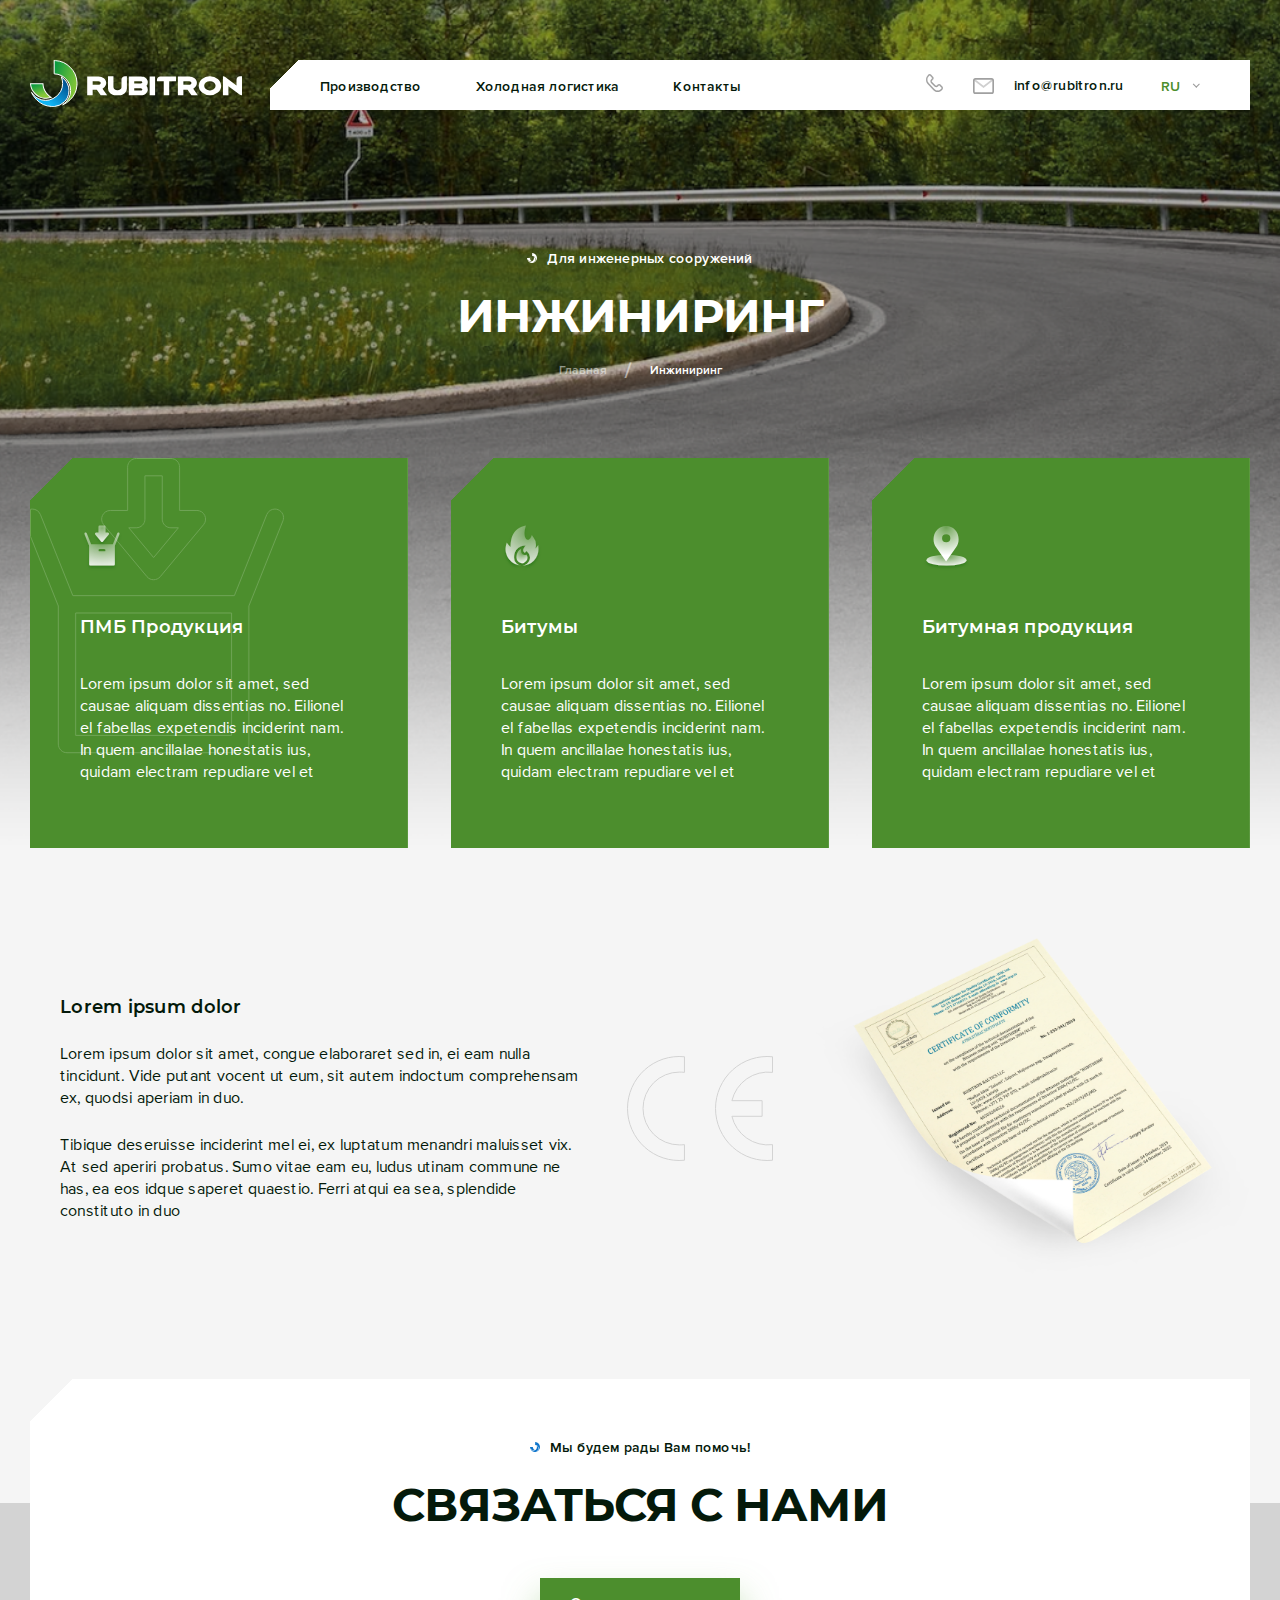
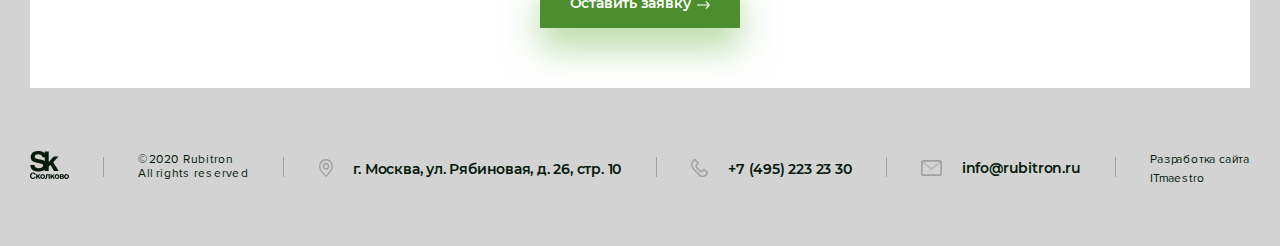
<file: engineering.html>
<!DOCTYPE html>
<html lang="en">
<head>
	<meta charset="utf-8">
	<title>rubitron</title>
	<meta name="description" content="">
	<meta http-equiv="X-UA-Compatible" content="IE=edge">
	<meta name="viewport" content="width=device-width, initial-scale=1, maximum-scale=1">
	<!-- <link rel="shortcut icon" href="img/fav.png" type="image/x-icon"> -->
	<link rel="stylesheet" href="css/style.css">
</head>
<body>
	<header>
		<div class="container">
			<div class="burger-btn hidden">
			  <span></span>
			  <span></span>
			  <span></span>
			  <span></span>
			</div>
			<a href="#" class="logo">
				<img src="img/logo.svg" alt="Rubitron">
			</a>
			<div class="header-nav">
				<div class="logo-mobile">
					<img src="img/logo-black.svg" alt="">
				</div>
				<nav class="main-menu">
					<ul>
						<li class="mobile active"><a href="#">Главная</a></li>
						<li><a href="#">Производство</a></li>
						<li><a href="#">Холодная логистика</a></li>
						<li><a href="#">Контакты</a></li>
					</ul>
				</nav>
				<div class="tel contact-us-btn"></div>
				<a href="mailto:info@rubitron.ru" class="email">info@rubitron.ru</a>
				<select class="multilang">
					<option selected class="ru">RU</option>
					<option class="en">EN</option>
					<option class="pl">PL</option>
					<option class="de">DE</option>
				</select>
				<div class="contacts-mobile">
					<a href="https://goo.gl/maps/uEr8hrQMX4TEFN2e7" class="location-mobile">г. Москва, ул. Рябиновая, д. 26, стр. 10 </a>
					<a href="tel:+74952232330" class="tel-mobile">+7 (495) 223 23 30</a>
					<a href="mailto:info@rubitron.ru" class="email-mobile">info@rubitron.ru</a>
				</div>
			</div>
			<div class="phone-mobile contact-us-btn"></div>
		</div>
	</header>
	<main>
		<section id="engineering" class="main-section">
			<div class="container">
				<div class="top-text">
					<div class="comment">Для инженерных сооружений</div>
					<h2 class="main-title">инжиниринг</h2>
					<ul class="breadcrumbs">
						<li>
							<a href="#">Главная</a>
						</li>
						<li>
							<a href="#">Инжиниринг</a>
						</li>
					</ul>
				</div>
				<div class="engineering-list">
					<div class="engineering-list__item">
						<h4>ПМБ Продукция</h4>
						<p>
							Lorem ipsum dolor sit amet, sed 
							causae aliquam dissentias no. Eilionel el 
							fabellas expetendis inciderint nam. In 
							quem ancillalae honestatis ius, quidam 
							electram repudiare vel et
						</p>
					</div>
					<div class="engineering-list__item">
						<h4>Битумы</h4>
						<p>
							Lorem ipsum dolor sit amet, sed 
							causae aliquam dissentias no. Eilionel el 
							fabellas expetendis inciderint nam. In 
							quem ancillalae honestatis ius, quidam 
							electram repudiare vel et
						</p>
					</div>
					<div class="engineering-list__item">
						<h4>Битумная продукция</h4>
						<p>
							Lorem ipsum dolor sit amet, sed 
							causae aliquam dissentias no. Eilionel el 
							fabellas expetendis inciderint nam. In 
							quem ancillalae honestatis ius, quidam 
							electram repudiare vel et
						</p>
					</div>
				</div>
			</div>
		</section>
		<section id="certification">
			<div class="container">
				<div class="content">
					<h4>Lorem ipsum dolor</h4>
					<p>
						Lorem ipsum dolor sit amet, congue elaboraret sed in, ei eam nulla 
						tincidunt. Vide putant vocent ut eum, sit autem indoctum comprehensam 
						ex, quodsi aperiam in duo.		
					</p>
					<p>
						Tibique deseruisse inciderint mel ei, ex luptatum menandri maluisset vix.
						At sed aperiri probatus. Sumo vitae eam eu, ludus utinam commune ne
						has, ea eos idque saperet quaestio. Ferri atqui ea sea, splendide
						constituto in duo
					</p>
				</div>
				<img class="ce" src="img/icons/ce.svg" alt="">
				<a href="img/certificate-thumb.jpg" class="certificate-thumb">
					<img src="img/certificate.png" alt="">
				</a>
			</div>
		</section>
		<section id="get-in-touch">
			<div class="container">
				<div class="top-text black">
					<div class="comment">Мы будем рады Вам помочь!</div>
					<h2 class="main-title">Связаться с нами</h2>
					<h2 class="main-title mobile">Написать нам</h2>
					<div class="btn-green contact-us-btn">Оставить заявку</div>
				</div>
			</div>
		</section>
		<div class="contact-us-modal">
			<div class="close">&times;</div>
			<form>
				<h4>Связаться с нами</h4>
				<label>
					<input class="form-input" type="text">
					<span class="form-placeholder">Ваше Имя*</span>
				</label>
				<label>
					<input class="form-input" type="email" required>
					<span class="form-placeholder">Ваш e-mail*</span>
				</label>
				<label>
					<input class="form-input" type="tel" required>
					<span class="form-placeholder">Ваш телефон</span>
				</label>
				<button type="submit" class="btn-green">Оставить заявку</button>
			</form>
		</div>
		<div class="overlay"></div>
	</main>
	<footer>
		<div class="container">
			<div class="footer-col skolkovo">
				<img src="img/icons/skolkovo.svg" alt="">
			</div>
			<hr>
			<div class="footer-col copyright">
				<p>©2020 Rubitron</p>
				<p>All rights reserved</p>
			</div>
			<hr>
			<div class="footer-col">
				<a href="https://goo.gl/maps/uEr8hrQMX4TEFN2e7" class="location">г. Москва, ул. Рябиновая, д. 26, стр. 10 </a>
			</div>
			<hr>
			<div class="footer-col">
				<a href="tel:+74952232330" class="tel">+7 (495) 223 23 30</a>
			</div>
			<hr>
			<div class="footer-col">
				<a href="mailto:info@rubitron.ru" class="email">info@rubitron.ru</a>
			</div>
			<hr>
			<div class="footer-col developer">
				<a href="https://itmaestro.ru/">Разработка сайта <br>ITmaestro</a>
			</div>
		</div>
	</footer>
	<script src="js/jquery.min.js"></script>
	<script src="js/slick.min.js"></script>
	<script src="js/jquery.nice-select.min.js"></script>
	<script src="js/jquery.magnific-popup.min.js"></script>
	<script src="js/scripts.js"></script>
</body>
</html>
</file>
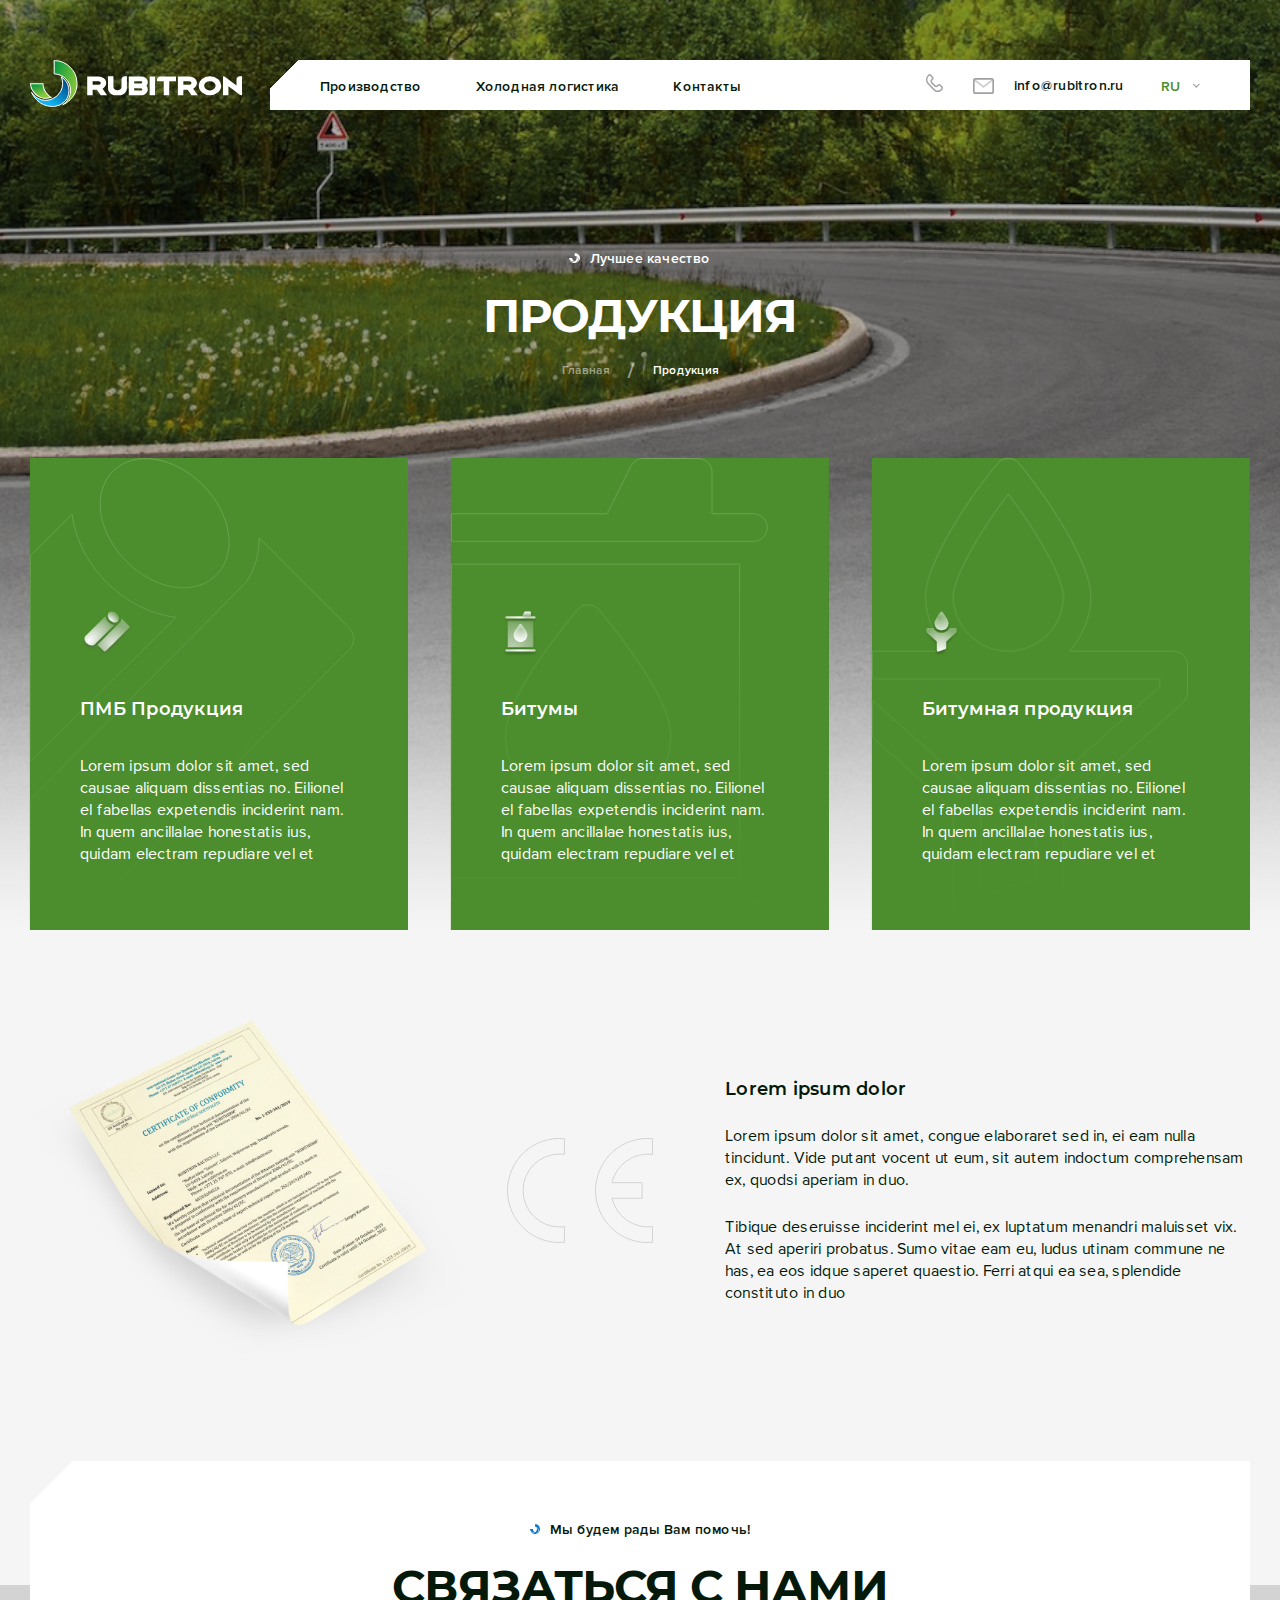
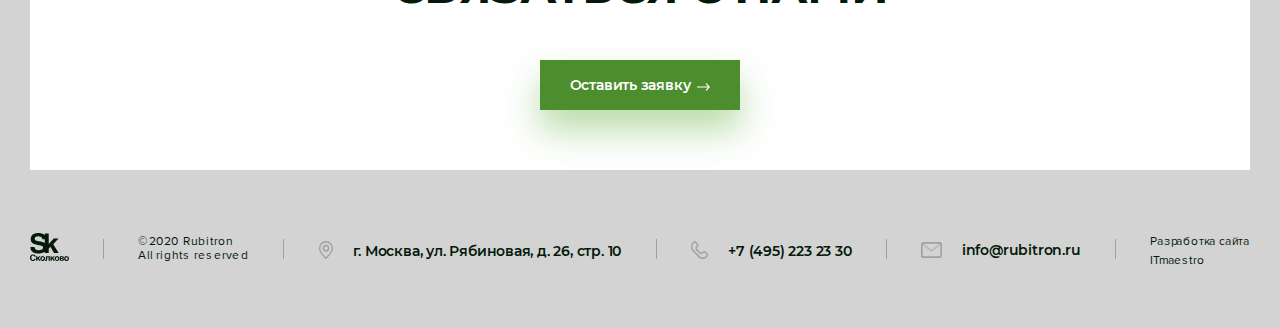
<file: production.html>
<!DOCTYPE html>
<html lang="en">
<head>
	<meta charset="utf-8">
	<title>rubitron</title>
	<meta name="description" content="">
	<meta http-equiv="X-UA-Compatible" content="IE=edge">
	<meta name="viewport" content="width=device-width, initial-scale=1, maximum-scale=1">
	<!-- <link rel="shortcut icon" href="img/fav.png" type="image/x-icon"> -->
	<link rel="stylesheet" href="css/style.css">
</head>
<body>
	<header>
		<div class="container">
			<div class="burger-btn hidden">
			  <span></span>
			  <span></span>
			  <span></span>
			  <span></span>
			</div>
			<a href="#" class="logo">
				<img src="img/logo.svg" alt="Rubitron">
			</a>
			<div class="header-nav">
				<div class="logo-mobile">
					<img src="img/logo-black.svg" alt="">
				</div>
				<nav class="main-menu">
					<ul>
						<li class="mobile active"><a href="#">Главная</a></li>
						<li><a href="#">Производство</a></li>
						<li><a href="#">Холодная логистика</a></li>
						<li><a href="#">Контакты</a></li>
					</ul>
				</nav>
				<div class="tel contact-us-btn"></div>
				<a href="mailto:info@rubitron.ru" class="email">info@rubitron.ru</a>
				<select class="multilang">
					<option selected class="ru">RU</option>
					<option class="en">EN</option>
					<option class="pl">PL</option>
					<option class="de">DE</option>
				</select>
				<div class="contacts-mobile">
					<a href="https://goo.gl/maps/uEr8hrQMX4TEFN2e7" class="location-mobile">г. Москва, ул. Рябиновая, д. 26, стр. 10 </a>
					<a href="tel:+74952232330" class="tel-mobile">+7 (495) 223 23 30</a>
					<a href="mailto:info@rubitron.ru" class="email-mobile">info@rubitron.ru</a>
				</div>
			</div>
			<div class="phone-mobile contact-us-btn"></div>
		</div>
	</header>
	<main>
		<section id="production" class="main-section">
			<div class="container">
				<div class="top-text">
					<div class="comment">Лучшее качество</div>
					<h2 class="main-title">Продукция</h2>
					<ul class="breadcrumbs">
						<li>
							<a href="#">Главная</a>
						</li>
						<li>
							<a href="#">Продукция</a>
						</li>
					</ul>
				</div>
				<div class="production-list">
					<div class="production-list__item" style="background-image: url(img/production1.png);">
						<img src="img/icons/el-5.svg" alt="">
						<h4>ПМБ Продукция</h4>
						<p>
							Lorem ipsum dolor sit amet, sed 
							causae aliquam dissentias no. Eilionel el 
							fabellas expetendis inciderint nam. In 
							quem ancillalae honestatis ius, quidam 
							electram repudiare vel et
						</p>
					</div>
					<div class="production-list__item" style="background-image: url(img/production2.png);">
						<img src="img/icons/el-6.svg" alt="">
						<h4>Битумы</h4>
						<p>
							Lorem ipsum dolor sit amet, sed 
							causae aliquam dissentias no. Eilionel el 
							fabellas expetendis inciderint nam. In 
							quem ancillalae honestatis ius, quidam 
							electram repudiare vel et
						</p>
					</div>
					<div class="production-list__item" style="background-image: url(img/production3.png);">
						<img src="img/icons/el-4.svg" alt="">
						<h4>Битумная продукция</h4>
						<p>
							Lorem ipsum dolor sit amet, sed 
							causae aliquam dissentias no. Eilionel el 
							fabellas expetendis inciderint nam. In 
							quem ancillalae honestatis ius, quidam 
							electram repudiare vel et
						</p>
					</div>
				</div>
			</div>
		</section>
		<section id="certification">
			<div class="container">
				<a href="img/certificate-thumb.jpg" class="certificate-thumb">
					<img src="img/certificate.png" alt="">
				</a>
				<img class="ce" src="img/icons/ce.svg" alt="">
				<div class="content">
					<h4>Lorem ipsum dolor</h4>
					<p>
						Lorem ipsum dolor sit amet, congue elaboraret sed in, ei eam nulla 
						tincidunt. Vide putant vocent ut eum, sit autem indoctum comprehensam 
						ex, quodsi aperiam in duo.		
					</p>
					<p>
						Tibique deseruisse inciderint mel ei, ex luptatum menandri maluisset vix.
						At sed aperiri probatus. Sumo vitae eam eu, ludus utinam commune ne
						has, ea eos idque saperet quaestio. Ferri atqui ea sea, splendide
						constituto in duo
					</p>
				</div>
			</div>
		</section>
		<section id="get-in-touch">
			<div class="container">
				<div class="top-text black">
					<div class="comment">Мы будем рады Вам помочь!</div>
					<h2 class="main-title">Связаться с нами</h2>
					<h2 class="main-title mobile">Написать нам</h2>
					<div class="btn-green contact-us-btn">Оставить заявку</div>
				</div>
			</div>
		</section>
		<div class="contact-us-modal">
			<div class="close">&times;</div>
			<form>
				<h4>Связаться с нами</h4>
				<label>
					<input class="form-input" type="text">
					<span class="form-placeholder">Ваше Имя*</span>
				</label>
				<label>
					<input class="form-input" type="email" required>
					<span class="form-placeholder">Ваш e-mail*</span>
				</label>
				<label>
					<input class="form-input" type="tel" required>
					<span class="form-placeholder">Ваш телефон</span>
				</label>
				<button type="submit" class="btn-green">Оставить заявку</button>
			</form>
		</div>
		<div class="overlay"></div>
	</main>
	<footer>
		<div class="container">
			<div class="footer-col skolkovo">
				<img src="img/icons/skolkovo.svg" alt="">
			</div>
			<hr>
			<div class="footer-col copyright">
				<p>©2020 Rubitron</p>
				<p>All rights reserved</p>
			</div>
			<hr>
			<div class="footer-col">
				<a href="https://goo.gl/maps/uEr8hrQMX4TEFN2e7" class="location">г. Москва, ул. Рябиновая, д. 26, стр. 10 </a>
			</div>
			<hr>
			<div class="footer-col">
				<a href="tel:+74952232330" class="tel">+7 (495) 223 23 30</a>
			</div>
			<hr>
			<div class="footer-col">
				<a href="mailto:info@rubitron.ru" class="email">info@rubitron.ru</a>
			</div>
			<hr>
			<div class="footer-col developer">
				<a href="https://itmaestro.ru/">Разработка сайта <br>ITmaestro</a>
			</div>
		</div>
	</footer>
	<script src="js/jquery.min.js"></script>
	<script src="js/slick.min.js"></script>
	<script src="js/jquery.nice-select.min.js"></script>
	<script src="js/jquery.magnific-popup.min.js"></script>
	<script src="js/scripts.js"></script>
</body>
</html>
</file>
<file: css/style.css>
@import "../css/slick-theme.css";
@import "../css/slick.css";
@import "../css/nice-select.css";
@import "../css/magnific-popup.css";
@font-face {
  font-family: 'ProximaNova';
  src: url('../fonts/ProximaNova-Regular.ttf');
  font-weight: 400;
  font-style: normal;
}
@font-face {
  font-family: 'ProximaNova';
  src: url('../fonts/ProximaNova-Semibold.ttf');
  font-weight: 600;
  font-style: normal;
}
@font-face {
  font-family: 'Montserrat';
  src: url('../fonts/Montserrat-SemiBold.ttf');
  font-weight: 600;
  font-style: normal;
}
@font-face {
  font-family: 'Montserrat';
  src: url('../fonts/Montserrat-Bold.ttf');
  font-weight: 700;
  font-style: normal;
}
*,
:after,
:before {
  margin: 0;
  padding: 0;
  -webkit-box-sizing: border-box;
  box-sizing: border-box;
}
*:hover {
  -webkit-transition: .2s;
  transition: .2s;
}
a.active.focus,
a.active:focus,
a.focus,
a:active.focus,
a:active:focus,
a:focus,
button.active.focus,
button.active:focus,
button.focus,
button:active.focus,
button:active:focus,
button:focus,
a:hover,
button:hover {
  -webkit-transition: .2s;
  transition: .2s;
  outline: 0!important;
  outline-color: transparent!important;
  outline-width: 0!important;
  outline-style: none !important;
}
a {
  text-decoration: none;
  color: inherit;
  -webkit-transition: .2s;
  transition: .2s;
}
li {
  list-style-type: none;
}
select,
input,
textarea,
hr,
fieldset {
  -webkit-appearance: none;
  -moz-appearance: none;
  appearance: none;
  border: none;
  resize: none;
  outline: none;
}
input::-webkit-outer-spin-button,
input::-webkit-inner-spin-button {
  -webkit-appearance: none;
}
input[type='number'] {
  -moz-appearance: textfield;
}
button {
  cursor: pointer;
  border: none;
  background: none;
}
.slick-slide,
.slick-arrow {
  outline: none;
}
table,
tr,
th {
  border-collapse: collapse;
  border: none;
}
body {
  background-color: #f5f5f5;
  color: #04190a;
  font-family: "Montserrat", sans-serif;
  font-size: 16px;
  font-weight: 300;
  overflow-x: hidden;
}
body.no-scroll {
  overflow: hidden;
}
header {
  z-index: 2;
  width: 100%;
  position: absolute;
  top: 60px;
  left: 50%;
  -webkit-transform: translateX(-50%);
          transform: translateX(-50%);
}
header .container {
  max-width: 1560px;
}
header .burger-btn {
  display: none;
}
header .logo {
  -webkit-transition: .2s;
  transition: .2s;
}
header .logo:hover {
  opacity: .8;
}
header .header-nav {
  max-width: calc(100% - 240px);
  margin-left: auto;
  padding: 0 60px;
  display: -webkit-box;
  display: -ms-flexbox;
  display: flex;
  -ms-flex-wrap: wrap;
      flex-wrap: wrap;
  -webkit-box-align: center;
      -ms-flex-align: center;
          align-items: center;
  width: 1110px;
  height: 50px;
  background: linear-gradient(-225deg, transparent 20px, #ffffff 0);
}
header .header-nav .logo-mobile {
  display: none;
}
header .header-nav .main-menu li {
  display: inline-block;
  margin-right: 98px;
}
header .header-nav .main-menu li a {
  color: #04190a;
  font-family: "ProximaNova", sans-serif;
  font-size: 14px;
  font-weight: 600;
  letter-spacing: 0.21px;
  -webkit-transition: .2s;
  transition: .2s;
}
header .header-nav .main-menu li a:hover {
  opacity: .8;
}
header .header-nav .main-menu li:last-child {
  margin-right: 0;
}
header .header-nav .main-menu li.mobile {
  display: none;
}
header .header-nav .tel {
  margin-left: auto;
  margin-right: 60px;
  -webkit-transition: .2s;
  transition: .2s;
}
header .header-nav .tel:before {
  content: url(../img/icons/phone.svg);
}
header .header-nav .tel:hover {
  opacity: .8;
}
header .header-nav .email {
  margin-right: 20px;
  color: #04190a;
  font-family: "ProximaNova", sans-serif;
  font-size: 14px;
  font-weight: 600;
  letter-spacing: 0.21px;
  -webkit-transition: .2s;
  transition: .2s;
}
header .header-nav .email:before {
  content: url(../img/icons/email.svg);
  display: inline-block;
  -webkit-transform: translateY(3px);
          transform: translateY(3px);
  margin-right: 20px;
}
header .header-nav .email:hover {
  opacity: .8;
}
header .header-nav .multilang {
  color: #4c8e2d;
  font-family: "ProximaNova", sans-serif;
  font-size: 14px;
  font-weight: 700;
  letter-spacing: -0.21px;
  text-transform: uppercase;
  -webkit-transition: .2s;
  transition: .2s;
}
header .header-nav .multilang .current:hover {
  opacity: .8;
}
header .header-nav .contacts-mobile {
  display: none;
}
header .phone-mobile {
  display: none;
}
section#main {
  padding-top: 350px;
  padding-bottom: 140px;
  background-image: url(../img/banner1.png);
  background-position: top center;
  background-repeat: no-repeat;
  background-size: cover;
}
section#main h1 {
  width: 100%;
  text-align: center;
  color: #ffffff;
  font-size: 70px;
  font-weight: 700;
  letter-spacing: -1.4px;
  line-height: 100px;
  text-transform: uppercase;
}
section#main .btn-green {
  margin: 0 auto;
  margin-top: 55px;
}
section#main .about {
  width: 100%;
  margin-top: 250px;
  display: -webkit-box;
  display: -ms-flexbox;
  display: flex;
  -ms-flex-wrap: wrap;
      flex-wrap: wrap;
  -webkit-box-pack: justify;
      -ms-flex-pack: justify;
          justify-content: space-between;
}
section#main .about__main {
  background: linear-gradient(-225deg, transparent 30px, #ffffff 0);
  display: -webkit-box;
  display: -ms-flexbox;
  display: flex;
  -ms-flex-wrap: wrap;
      flex-wrap: wrap;
  -ms-flex-line-pack: center;
      align-content: center;
  -webkit-box-pack: justify;
      -ms-flex-pack: justify;
          justify-content: space-between;
  max-width: 68.8%;
  padding: 0 105px;
  height: 466px;
}
section#main .about__main .top-text {
  text-align: left;
}
section#main .about__main .top-text .main-title {
  padding-bottom: 35px;
  border-bottom: 1px solid #eaeaea;
}
section#main .about__main .about__item {
  margin-top: 35px;
  padding-left: 80px;
  background-repeat: no-repeat;
  background-position: left top;
}
section#main .about__main .about__item p {
  max-width: 190px;
  margin-top: 7px;
  color: #04190a;
  font-family: "ProximaNova", sans-serif;
  font-size: 16px;
  font-weight: 400;
  letter-spacing: 0.24px;
  line-height: 22px;
}
section#main .about__experience {
  background: linear-gradient(-225deg, transparent 30px, #4c8e2d 0);
  height: 466px;
  max-width: 26.6%;
  padding: 0 18px;
  display: -webkit-box;
  display: -ms-flexbox;
  display: flex;
  -ms-flex-wrap: wrap;
      flex-wrap: wrap;
  -webkit-box-pack: center;
      -ms-flex-pack: center;
          justify-content: center;
  -ms-flex-line-pack: center;
      align-content: center;
  text-align: center;
  color: #ffffff;
  font-size: 18px;
  font-weight: 600;
  line-height: 24px;
}
section#main .about__experience p {
  margin-top: 35px;
  color: #fff;
}
section#main .about__video {
  position: relative;
  -webkit-transition: .2s;
  transition: .2s;
  margin-top: 60px;
  width: 100%;
  height: 200px;
  display: -webkit-box;
  display: -ms-flexbox;
  display: flex;
  -webkit-box-pack: center;
      -ms-flex-pack: center;
          justify-content: center;
  -webkit-box-align: center;
      -ms-flex-align: center;
          align-items: center;
  background-image: url(../img/video-bg.png);
  background-repeat: no-repeat;
  background-size: cover;
  background-position: center;
  background-color: #E7E7E7;
}
section#main .about__video:before {
  content: '';
  z-index: 0;
  width: 100%;
  height: 100%;
  position: absolute;
  left: 0;
  top: 0;
  background-image: url(../img/video-bg-text.png);
  background-position: center;
  background-size: 84%;
  background-repeat: no-repeat;
}
section#main .about__video .btn-play {
  cursor: pointer;
  z-index: 1;
}
section#main .about__video .btn-play:before {
  content: url(../img/icons/btn-video.svg);
}
section#main .about__video .btn-play:hover {
  opacity: .8;
}
.about__video__modal {
  z-index: 4;
  display: none;
  position: fixed;
  top: 50%;
  left: 50%;
  -webkit-transform: translate(-50%, -50%);
          transform: translate(-50%, -50%);
  max-width: calc(100% - 40px);
  max-height: 90vh;
  width: 1000px;
  height: 560px;
}
.about__video__modal iframe {
  width: 100%;
  height: 100%;
  border: none;
}
.about__video__modal.active {
  display: block;
}
section#advantages {
  position: relative;
  margin-top: 140px;
  height: 660px;
  background-image: url(../img/advantages-bg.png);
  background-repeat: no-repeat;
  background-position: center;
}
section#advantages .container:before {
  content: url(../img/lines.svg);
  z-index: -1;
  position: absolute;
  top: 0;
  left: -280px;
  -webkit-transform: translateY(-100%);
          transform: translateY(-100%);
}
section#advantages .advantages-wrap {
  display: -webkit-box;
  display: -ms-flexbox;
  display: flex;
  -ms-flex-wrap: wrap;
      flex-wrap: wrap;
  -webkit-box-pack: justify;
      -ms-flex-pack: justify;
          justify-content: space-between;
  -ms-flex-line-pack: start;
      align-content: flex-start;
}
section#advantages .advantages-wrap__item {
  margin: 5px;
  -webkit-transform: translateY(-80px);
          transform: translateY(-80px);
  z-index: 0;
  position: relative;
  max-width: 30%;
  padding: 60px 50px;
  color: #04190a;
  background-color: #fff;
}
section#advantages .advantages-wrap__item .title {
  max-width: 266px;
  font-size: 36px;
  font-weight: 700;
  letter-spacing: -0.72px;
  line-height: 44px;
  text-transform: uppercase;
}
section#advantages .advantages-wrap__item .desc {
  margin-top: 35px;
  font-family: "ProximaNova", sans-serif;
  font-size: 16px;
  font-weight: 400;
  letter-spacing: 0.24px;
  line-height: 22px;
}
section#advantages .advantages-wrap__item:after {
  z-index: -1;
  position: absolute;
  left: 50px;
  top: 40px;
}
section#advantages .advantages-wrap__item.first {
  background: linear-gradient(-225deg, transparent 30px, #4c8e2d 0);
  -webkit-transform: translateY(-140px);
          transform: translateY(-140px);
  color: #fff;
}
section#advantages .advantages-wrap__item.first .desc {
  color: #fff;
}
section#advantages .advantages-wrap__item.first:after {
  content: url(../img/01.svg);
}
section#advantages .advantages-wrap__item.second:after {
  content: url(../img/02.svg);
}
section#advantages .advantages-wrap__item.third:after {
  content: url(../img/03.svg);
}
section#about-us {
  overflow: hidden;
  padding-top: 140px;
  padding-bottom: 80px;
}
section#about-us .container {
  -webkit-box-pack: justify;
      -ms-flex-pack: justify;
          justify-content: space-between;
  -webkit-box-align: start;
      -ms-flex-align: start;
          align-items: flex-start;
}
section#about-us .content {
  margin-top: 80px;
  width: 578px;
  max-width: calc(100% - 620px);
  color: #04190a;
  font-family: "ProximaNova", sans-serif;
  font-size: 16px;
  font-weight: 400;
  letter-spacing: 0.24px;
  line-height: 22px;
}
section#about-us .content p {
  padding-top: 25px;
}
section#about-us .content ul {
  display: inline-block;
  margin-top: 20px;
  margin-bottom: 90px;
}
section#about-us .content ul li {
  margin-top: 18px;
  color: #04190a;
  font-size: 18px;
  font-weight: 600;
  letter-spacing: 0.27px;
  line-height: 22px;
}
section#about-us .content ul li:before {
  content: '';
  display: inline-block;
  -webkit-transform: translateY(-3px);
          transform: translateY(-3px);
  margin-right: 10px;
  border-radius: 50%;
  width: 5px;
  height: 5px;
  background-color: #0e75cc;
}
section#about-us .content .ce-image {
  display: inline-block;
  margin-left: 80px;
}
section#about-us .about-book {
  margin-top: 130px;
  position: relative;
  background: linear-gradient(-225deg, transparent 30px, #ffffff 0);
  padding: 60px 360px 55px 60px;
  max-width: 100%;
  width: 595px;
  display: -webkit-box;
  display: -ms-flexbox;
  display: flex;
  -webkit-box-orient: vertical;
  -webkit-box-direction: normal;
      -ms-flex-direction: column;
          flex-direction: column;
  -webkit-box-align: start;
      -ms-flex-align: start;
          align-items: flex-start;
}
section#about-us .about-book .btn-more {
  margin-top: 40px;
}
section#about-us .about-book h4 {
  max-width: 100%;
}
section#about-us .about-book__image {
  position: absolute;
  left: 268px;
  top: 50%;
  -webkit-transform: translateY(-50%);
          transform: translateY(-50%);
}
.book-modal {
  -webkit-transition: .4s;
  transition: .4s;
  z-index: 4;
  visibility: hidden;
  opacity: 0;
  display: -webkit-box;
  display: -ms-flexbox;
  display: flex;
  padding: 70px 50px;
  max-height: 100vh;
  overflow-y: scroll;
  width: 791px;
  max-width: calc(100% - 40px);
  background: linear-gradient(-225deg, transparent 30px, #ffffff 0);
  position: fixed;
  top: 50%;
  left: 50%;
  -webkit-transform: translate(-50%, -50%) scale(0.5);
          transform: translate(-50%, -50%) scale(0.5);
}
.book-modal .close {
  cursor: pointer;
  padding: 2px;
  line-height: 10px;
  position: absolute;
  top: 73px;
  right: 50px;
  -webkit-transition: .2s;
  transition: .2s;
  color: #a0a0a0;
}
.book-modal .close:hover {
  color: #04190a;
}
.book-modal .content {
  width: 360px;
  padding-right: 48px;
  margin-right: 40px;
  border-right: 1px solid #eaeaea;
  background-image: url(../img/book-cart.png);
  background-repeat: no-repeat;
  background-size: 70%;
  background-position: right -20px bottom -63px;
}
.book-modal .content p {
  margin-top: 26px;
}
.book-modal .content p:last-child {
  padding-right: 170px;
}
.book-modal form {
  width: 293px;
  max-width: 100%;
}
.book-modal label {
  margin-top: 30px;
}
.book-modal button {
  margin-top: 40px;
  display: block;
}
.book-modal.active {
  -webkit-transition: .4s;
  transition: .4s;
  opacity: 1;
  visibility: visible;
  -webkit-transform: translate(-50%, -50%) scale(1);
          transform: translate(-50%, -50%) scale(1);
}
section#gallery .container {
  -webkit-box-pack: justify;
      -ms-flex-pack: justify;
          justify-content: space-between;
}
section#gallery img {
  margin-top: 60px;
  width: 30.23%;
}
section#gallery img.itemWide {
  width: 65.08%;
}
section#location {
  padding-top: 140px;
}
section#location .container {
  -webkit-box-pack: justify;
      -ms-flex-pack: justify;
          justify-content: space-between;
}
section#location .content {
  max-width: 100%;
}
section#location .content .top-text {
  text-align: left;
}
section#location .content .location-nav {
  -webkit-transition: .2s;
  transition: .2s;
  margin-top: 75px;
  margin-bottom: 40px;
  width: 100%;
  display: -webkit-box;
  display: -ms-flexbox;
  display: flex;
  -webkit-box-pack: justify;
      -ms-flex-pack: justify;
          justify-content: space-between;
}
section#location .content .location-nav__item {
  white-space: nowrap;
  margin-right: 30px;
  cursor: pointer;
  -webkit-transition: .2s;
  transition: .2s;
  padding: 0 20px;
  height: 50px;
  line-height: 50px;
  background-color: #eaeaea;
  color: #a2a2a2;
  font-size: 15px;
  font-weight: 600;
  letter-spacing: 0.23px;
  -webkit-box-shadow: none;
          box-shadow: none;
}
section#location .content .location-nav__item:last-child {
  margin-right: 0;
}
section#location .content .location-nav__item.active {
  -webkit-transition: .2s;
  transition: .2s;
  background-color: #0e75cc;
  color: #ffffff;
  -webkit-box-shadow: 0 20px 35px rgba(14, 117, 204, 0.3);
          box-shadow: 0 20px 35px rgba(14, 117, 204, 0.3);
}
section#location .content .location-nav__item:hover {
  opacity: .8;
}
section#location .content .desc {
  max-width: 460px;
}
section#location .map {
  position: relative;
}
section#location .map img {
  max-width: 100%;
}
section#location .map__item {
  -webkit-transform: translate(-50%, -50%);
          transform: translate(-50%, -50%);
  opacity: 0;
  position: absolute;
  display: inline-block;
  -webkit-transition: .2s;
  transition: .2s;
  padding: 0 20px;
  height: 50px;
  line-height: 50px;
  background-color: #0e75cc;
  color: #ffffff;
  font-size: 15px;
  font-weight: 600;
  letter-spacing: 0.23px;
}
section#location .map__item:after {
  content: '';
  position: absolute;
  bottom: 0;
  left: 50%;
  -webkit-transform: translate(-50%, 100%);
          transform: translate(-50%, 100%);
  width: 0px;
  height: 0px;
  border-left: 5px solid transparent;
  border-right: 5px solid transparent;
  border-top: 8px solid #0e75cc;
}
section#location .map__item.chehov {
  left: 71.4%;
  top: 32%;
}
section#location .map__item.daugovpils {
  left: 57%;
  top: 30%;
}
section#location .map__item.lublin {
  left: 41%;
  top: 43%;
}
section#location .map__item.rovno {
  left: 50%;
  top: 45%;
}
section#location .map__item.active {
  -webkit-transition: .2s;
  transition: .2s;
  opacity: 1;
}
section#get-in-touch {
  padding-top: 100px;
  position: relative;
}
section#get-in-touch:after {
  z-index: -1;
  content: '';
  position: absolute;
  bottom: 0;
  left: 0;
  height: 185px;
  width: 100%;
  background-color: #d3d3d3;
}
section#get-in-touch .top-text {
  width: 100%;
  padding: 60px 10px;
  background: linear-gradient(-225deg, transparent 30px, #ffffff 0);
}
section#get-in-touch .mobile {
  display: none;
}
section#get-in-touch .btn-green {
  margin-top: 45px;
}
.contact-us-modal {
  -webkit-transition: .4s;
  transition: .4s;
  z-index: 4;
  visibility: hidden;
  opacity: 0;
  padding: 70px 50px;
  width: 393px;
  max-width: calc(100% - 40px);
  background: linear-gradient(-225deg, transparent 30px, #ffffff 0);
  position: fixed;
  top: 50%;
  left: 50%;
  -webkit-transform: translate(-50%, -50%) scale(0.5);
          transform: translate(-50%, -50%) scale(0.5);
}
.contact-us-modal .close {
  cursor: pointer;
  padding: 2px;
  line-height: 10px;
  position: absolute;
  top: 73px;
  right: 50px;
  -webkit-transition: .2s;
  transition: .2s;
  color: #a0a0a0;
}
.contact-us-modal .close:hover {
  color: #04190a;
}
.contact-us-modal form {
  width: 100%;
}
.contact-us-modal button {
  margin: 0 auto;
  margin-top: 40px;
  display: block;
}
.contact-us-modal.active {
  -webkit-transition: .4s;
  transition: .4s;
  opacity: 1;
  visibility: visible;
  -webkit-transform: translate(-50%, -50%) scale(1);
          transform: translate(-50%, -50%) scale(1);
}
footer {
  padding: 60px 0;
  background-color: #d3d3d3;
}
footer .container {
  -webkit-box-pack: justify;
      -ms-flex-pack: justify;
          justify-content: space-between;
  -webkit-box-align: center;
      -ms-flex-align: center;
          align-items: center;
}
footer .footer-col.copyright p {
  font-size: 12px;
  line-height: 14px;
}
footer .footer-col a {
  -webkit-transition: .2s;
  transition: .2s;
  color: #04190a;
  font-size: 14px;
  font-weight: 600;
  letter-spacing: -0.21px;
}
footer .footer-col a:before {
  -webkit-transform: translateY(3px);
          transform: translateY(3px);
  display: inline-block;
  margin-right: 20px;
}
footer .footer-col a:hover {
  opacity: .8;
}
footer .footer-col .location:before {
  content: url(../img/icons/location.svg);
}
footer .footer-col .tel:before {
  content: url(../img/icons/phone.svg);
}
footer .footer-col .email:before {
  content: url(../img/icons/email.svg);
}
footer .footer-col.developer a {
  color: #04190a;
  font-family: "ProximaNova", sans-serif;
  font-size: 12px;
  font-weight: 400;
  line-height: 14px;
}
footer hr {
  width: 1px;
  height: 20px;
  background-color: #a0a0a0;
}
section#contacts {
  padding-top: 250px;
  background-image: url(../img/banner-contacts.png);
  background-position: top center;
  background-repeat: no-repeat;
  background-size: cover;
}
section#contacts .contacts-wrap {
  background: linear-gradient(-225deg, transparent 30px, #ffffff 0);
  width: 100%;
  margin-top: 90px;
  padding: 70px 50px;
}
section#contacts .contacts-wrap__nav {
  width: 100%;
  display: -webkit-box;
  display: -ms-flexbox;
  display: flex;
  -ms-flex-wrap: wrap;
      flex-wrap: wrap;
  -webkit-box-pack: justify;
      -ms-flex-pack: justify;
          justify-content: space-between;
  -webkit-box-align: center;
      -ms-flex-align: center;
          align-items: center;
}
section#contacts .contacts-wrap__nav hr {
  height: 50px;
  width: 1px;
  background-color: #eaeaea;
}
section#contacts .contacts-wrap__nav__item {
  -webkit-transition: .2s;
  transition: .2s;
  position: relative;
  cursor: pointer;
  padding-left: 50px;
  padding-right: 30px;
  height: 50px;
  line-height: 50px;
  background-color: #eaeaea;
  color: #ababab;
  font-size: 18px;
  font-weight: 600;
  letter-spacing: 0.27px;
}
section#contacts .contacts-wrap__nav__item:before {
  content: '';
  position: absolute;
  top: 60%;
  left: 30px;
  -webkit-transform: translateY(-50%) translateX(-50%);
          transform: translateY(-50%) translateX(-50%);
  display: inline-block;
  margin-right: 8px;
}
section#contacts .contacts-wrap__nav__item:hover {
  opacity: .8;
}
section#contacts .contacts-wrap__nav__item[rel="russia"] {
  padding-left: 62px;
}
section#contacts .contacts-wrap__nav__item[rel="russia"]:before {
  content: url(../img/icons/map-russia.svg);
}
section#contacts .contacts-wrap__nav__item[rel="russia"].active:before {
  content: url(../img/icons/map-russia-white.svg);
}
section#contacts .contacts-wrap__nav__item[rel="baltic"]:before {
  content: url(../img/icons/map-baltica.svg);
}
section#contacts .contacts-wrap__nav__item[rel="baltic"].active:before {
  content: url(../img/icons/map-baltica-white.svg);
}
section#contacts .contacts-wrap__nav__item[rel="ukraine"] {
  padding-left: 60px;
}
section#contacts .contacts-wrap__nav__item[rel="ukraine"]:before {
  content: url(../img/icons/map-ukraine.svg);
}
section#contacts .contacts-wrap__nav__item[rel="ukraine"].active:before {
  content: url(../img/icons/map-ukraine-white.svg);
}
section#contacts .contacts-wrap__nav__item[rel="germany"]:before {
  content: url(../img/icons/map-germany.svg);
}
section#contacts .contacts-wrap__nav__item[rel="germany"].active:before {
  content: url(../img/icons/map-germany-white.svg);
}
section#contacts .contacts-wrap__nav__item.active {
  opacity: 1;
  -webkit-box-shadow: 0 20px 35px rgba(14, 117, 204, 0.3);
          box-shadow: 0 20px 35px rgba(14, 117, 204, 0.3);
  background-color: #0e75cc;
  color: #fff;
}
section#contacts .contacts-wrap__nav__item.active:before {
  top: 70%;
}
section#contacts .contacts-wrap__info {
  margin-top: 70px;
  position: relative;
}
section#contacts .contacts-wrap__info__item {
  -webkit-transition: 0s ease;
  transition: 0s ease;
  opacity: 0;
  -webkit-transform: scale(0.6);
          transform: scale(0.6);
  position: absolute;
  left: 0;
  top: 0;
  width: 100%;
  display: -webkit-box;
  display: -ms-flexbox;
  display: flex;
  -ms-flex-wrap: wrap;
      flex-wrap: wrap;
  -webkit-box-pack: justify;
      -ms-flex-pack: justify;
          justify-content: space-between;
}
section#contacts .contacts-wrap__info__item__col {
  max-width: 32%;
}
section#contacts .contacts-wrap__info__item__col .building {
  margin-top: 8px;
  font-family: "ProximaNova", sans-serif;
  font-size: 14px;
  color: #4c8e2d;
  font-weight: 600;
  letter-spacing: 0.21px;
}
section#contacts .contacts-wrap__info__item__col .building.blue {
  color: #0e75cc;
}
section#contacts .contacts-wrap__info__item__col a {
  padding-left: 40px;
  margin-top: 16px;
  display: block;
  color: #04190a;
  font-size: 14px;
  line-height: 24px;
  font-weight: 600;
  letter-spacing: -0.21px;
  background-position: left center;
  background-repeat: no-repeat;
}
section#contacts .contacts-wrap__info__item__col .location {
  margin-top: 30px;
  background-image: url(../img/icons/location.svg);
}
section#contacts .contacts-wrap__info__item__col .tel {
  background-image: url(../img/icons/phone.svg);
}
section#contacts .contacts-wrap__info__item__col .email {
  background-image: url(../img/icons/email.svg);
}
section#contacts .contacts-wrap__info__item.active {
  -webkit-transition: .5s ease;
  transition: .5s ease;
  opacity: 1;
  position: static;
  -webkit-transform: scale(1);
          transform: scale(1);
}
#contacts-map {
  margin-top: 90px;
  width: 100%;
  height: 620px;
}
#contacts-map .gm-style .gm-style-iw-c {
  font-family: "Montserrat", sans-serif;
  border-radius: 0;
  z-index: 1;
  display: inline-block;
  padding: 0 20px !important;
  height: 50px;
  line-height: 50px;
  background-color: #0e75cc;
  color: #ffffff;
  -webkit-box-shadow: 0 5px 10px rgba(14, 117, 204, 0.25);
          box-shadow: 0 5px 10px rgba(14, 117, 204, 0.25);
  font-size: 15px;
  font-weight: 600;
  letter-spacing: 0.23px;
}
#contacts-map .gm-style .gm-style-iw-c button {
  display: none !important;
}
#contacts-map .gm-style-iw-d {
  overflow: hidden !important;
}
#contacts-map .gm-style .gm-style-iw-t::after {
  content: '';
  bottom: -68px;
  -webkit-transform: translate(-50%, 100%);
  transform: translate(-50%, 0%);
  width: 0px;
  height: 0px;
  border-left: 5px solid transparent;
  border-right: 5px solid transparent;
  border-top: 8px solid #0e75cc;
  -webkit-box-shadow: none;
          box-shadow: none;
}
section#production {
  padding-top: 250px;
  background-image: url(../img/banner4.png);
  background-position: top center;
  background-repeat: no-repeat;
  background-size: cover;
}
section#production .production-list {
  margin-top: 50px;
  width: 100%;
  display: -webkit-box;
  display: -ms-flexbox;
  display: flex;
  -ms-flex-wrap: wrap;
      flex-wrap: wrap;
  -webkit-box-pack: justify;
      -ms-flex-pack: justify;
          justify-content: space-between;
}
section#production .production-list__item {
  margin-top: 30px;
  padding: 65px 50px;
  position: relative;
  display: -webkit-box;
  display: -ms-flexbox;
  display: flex;
  -webkit-box-orient: vertical;
  -webkit-box-direction: normal;
      -ms-flex-direction: column;
          flex-direction: column;
  -webkit-box-pack: end;
      -ms-flex-pack: end;
          justify-content: flex-end;
  -webkit-box-align: start;
      -ms-flex-align: start;
          align-items: flex-start;
  width: 31%;
  height: 472px;
  background-repeat: no-repeat;
  background-position: left top;
  background-size: cover;
}
section#production .production-list__item img {
  z-index: 1;
}
section#production .production-list__item h4 {
  max-width: 100%;
  z-index: 1;
  margin-top: 40px;
  color: #fff;
}
section#production .production-list__item p {
  max-width: 100%;
  z-index: 1;
  margin-top: 35px;
  color: #fff;
}
section#production .production-list__item:before {
  content: '';
  z-index: 1;
  position: absolute;
  left: 0;
  bottom: 0;
  width: 100%;
  height: 472px;
  background-image: -webkit-gradient(linear, left top, left bottom, from(rgba(76, 142, 45, 0)), to(#4c8e2d));
  background-image: linear-gradient(180deg, rgba(76, 142, 45, 0) 0%, #4c8e2d 100%);
}
section#production .production-list__item:after {
  -webkit-transition: .4s;
  transition: .4s;
  content: '';
  width: 100%;
  height: 100%;
  z-index: 0;
  opacity: 1;
  position: absolute;
  top: 50%;
  left: 50%;
  -webkit-transform: translate(-50%, -50%);
          transform: translate(-50%, -50%);
  background-color: #4C8E2D;
  background-position: left center;
  background-repeat: no-repeat;
  background-size: contain;
}
section#production .production-list__item:nth-child(1):after {
  background-image: url(../img/production-el1.png);
}
section#production .production-list__item:nth-child(2):after {
  background-image: url(../img/production-el2.png);
}
section#production .production-list__item:nth-child(3):after {
  background-image: url(../img/production-el3.png);
}
section#production .production-list__item:hover:after {
  -webkit-transition: .4s;
  transition: .4s;
  opacity: 0;
  -webkit-transform: translate(-50%, -50%);
          transform: translate(-50%, -50%);
}
section#production .production-list__item:hover:before {
  opacity: 0;
}
section#certification {
  padding-top: 90px;
}
section#certification .container {
  -ms-flex-wrap: nowrap;
      flex-wrap: nowrap;
  -webkit-box-align: center;
      -ms-flex-align: center;
          align-items: center;
  -webkit-box-pack: justify;
      -ms-flex-pack: justify;
          justify-content: space-between;
}
section#certification .certificate-thumb {
  position: relative;
}
section#certification .certificate-thumb:before {
  -webkit-transition: .2s;
  transition: .2s;
  opacity: 0;
  content: url(../img/icons/btn-zoon.svg);
  position: absolute;
  top: 50%;
  left: 50%;
  -webkit-transform: translate(-50%, -50%);
          transform: translate(-50%, -50%);
}
section#certification .certificate-thumb:hover:before {
  opacity: 1;
}
section#certification .certificate-thumb img {
  width: 100%;
}
section#certification .content {
  margin-left: 30px;
  max-width: 525px;
}
section#certification .content p {
  margin-top: 25px;
}
section#engineering {
  padding-top: 250px;
  background-image: url(../img/banner4.png);
  background-position: top center;
  background-repeat: no-repeat;
  background-size: cover;
}
section#engineering .engineering-list {
  margin-top: 50px;
  width: 100%;
  display: -webkit-box;
  display: -ms-flexbox;
  display: flex;
  -ms-flex-wrap: wrap;
      flex-wrap: wrap;
  -webkit-box-pack: justify;
      -ms-flex-pack: justify;
          justify-content: space-between;
}
section#engineering .engineering-list__item {
  -webkit-transition: .2s;
  transition: .2s;
  margin-top: 30px;
  padding: 65px 50px;
  position: relative;
  display: -webkit-box;
  display: -ms-flexbox;
  display: flex;
  -webkit-box-orient: vertical;
  -webkit-box-direction: normal;
      -ms-flex-direction: column;
          flex-direction: column;
  -webkit-box-pack: end;
      -ms-flex-pack: end;
          justify-content: flex-end;
  -webkit-box-align: start;
      -ms-flex-align: start;
          align-items: flex-start;
  width: 31%;
  height: 390px;
  background: linear-gradient(-225deg, transparent 30px, #ffffff 0);
  overflow: hidden;
}
section#engineering .engineering-list__item:before {
  -webkit-transition: .2s;
  transition: .2s;
  z-index: 1;
}
section#engineering .engineering-list__item h4 {
  max-width: 100%;
  z-index: 1;
  margin-top: 40px;
  color: #fff;
}
section#engineering .engineering-list__item p {
  max-width: 100%;
  z-index: 1;
  margin-top: 35px;
  color: #fff;
}
section#engineering .engineering-list__item:after {
  -webkit-transition: .4s;
  transition: .4s;
  z-index: 0;
  content: '';
  width: 100%;
  height: 100%;
  opacity: 1;
  position: absolute;
  top: 50%;
  left: 50%;
  -webkit-transform: translate(-50%, -50%);
          transform: translate(-50%, -50%);
  background: linear-gradient(-225deg, transparent 30px, #4c8e2d 0);
}
section#engineering .engineering-list__item:nth-child(1):after {
  content: url(../img/engineering-el1.png);
}
section#engineering .engineering-list__item:nth-child(1):before {
  content: url(../img/icons/el3-white.svg);
}
section#engineering .engineering-list__item:nth-child(1):hover:before {
  content: url(../img/icons/el3.svg);
}
section#engineering .engineering-list__item:nth-child(2):after {
  content: '';
}
section#engineering .engineering-list__item:nth-child(2):before {
  content: url(../img/icons/el2-white.svg);
}
section#engineering .engineering-list__item:nth-child(2):hover:before {
  content: url(../img/icons/el2.svg);
}
section#engineering .engineering-list__item:nth-child(3):after {
  content: '';
}
section#engineering .engineering-list__item:nth-child(3):before {
  content: url(../img/icons/el1-white.svg);
}
section#engineering .engineering-list__item:nth-child(3):hover:before {
  content: url(../img/icons/el1.svg);
}
section#engineering .engineering-list__item:hover {
  background: #fff;
}
section#engineering .engineering-list__item:hover:after {
  -webkit-transition: .4s;
  transition: .4s;
  opacity: 0;
  -webkit-transform: translate(-50%, -50%);
          transform: translate(-50%, -50%);
}
section#engineering .engineering-list__item:hover h4 {
  color: #04190a;
}
section#engineering .engineering-list__item:hover p {
  color: #04190a;
}
section#not-found {
  margin-bottom: -12px;
  height: 680px;
  background-image: url(../img/banner3.png);
  background-position: top center;
  background-repeat: no-repeat;
  background-size: cover;
}
section#not-found .container {
  -webkit-box-align: end;
      -ms-flex-align: end;
          align-items: flex-end;
}
section#not-found img {
  margin: 0 auto;
  max-width: 100%;
}
section#get-in-touch.not-found {
  padding-top: 0;
}
*:hover {
  -webkit-transition: .2s;
  transition: .2s;
}
.container {
  display: -webkit-box;
  display: -ms-flexbox;
  display: flex;
  -ms-flex-wrap: wrap;
      flex-wrap: wrap;
  position: relative;
  width: 100%;
  height: 100%;
  max-width: 1360px;
  padding-right: 30px;
  padding-left: 30px;
  margin-right: auto;
  margin-left: auto;
}
.overlay {
  z-index: 3;
  display: none;
  cursor: pointer;
  position: fixed;
  top: 50%;
  left: 50%;
  -webkit-transform: translate(-50%, -50%);
          transform: translate(-50%, -50%);
  width: 100%;
  height: 100%;
  -webkit-backdrop-filter: blur(10px);
          backdrop-filter: blur(10px);
}
.overlay:before {
  content: '';
  position: absolute;
  left: 0;
  top: 0;
  right: 0;
  bottom: 0;
  background-color: #000000;
  opacity: 0.35;
}
.overlay.active {
  display: block;
}
.main-title {
  color: #04190a;
  font-size: 46px;
  font-weight: 700;
  letter-spacing: -0.92px;
  text-transform: uppercase;
}
h4 {
  color: #04190a;
  font-size: 18px;
  font-weight: 600;
  letter-spacing: 0.27px;
  line-height: 22px;
}
p {
  color: #04190a;
  font-family: "ProximaNova", sans-serif;
  font-size: 16px;
  font-weight: 400;
  letter-spacing: 0.24px;
  line-height: 22px;
}
.top-text {
  width: 100%;
  text-align: center;
}
.top-text .comment {
  width: 100%;
  color: #ffffff;
  font-family: "ProximaNova", sans-serif;
  font-size: 14px;
  font-weight: 600;
  letter-spacing: 0.21px;
}
.top-text .comment:before {
  content: url(../img/icons/rubitron-white.svg);
  display: inline-block;
  margin-right: 10px;
}
.top-text .main-title {
  color: #ffffff;
  width: 100%;
  margin-top: 20px;
}
.top-text .breadcrumbs {
  margin-top: 15px;
}
.top-text .breadcrumbs li {
  -webkit-transition: .2s;
  transition: .2s;
  display: inline-block;
  color: #ffffff;
  font-size: 12px;
  font-weight: 600;
  line-height: 14px;
}
.top-text .breadcrumbs li a {
  -webkit-transition: .2s;
  transition: .2s;
  font-family: "ProximaNova", sans-serif;
}
.top-text .breadcrumbs li a:hover {
  opacity: .6;
}
.top-text .breadcrumbs li:first-child a {
  color: rgba(255, 255, 255, 0.5);
}
.top-text .breadcrumbs li:first-child:after {
  content: '/';
  color: rgba(255, 255, 255, 0.5);
  -webkit-transform: translateY(2px);
          transform: translateY(2px);
  font-size: 16px;
  margin: 0 15px;
  display: inline-block;
}
.top-text.black .comment {
  color: #04190a;
}
.top-text.black .comment:before {
  content: url(../img/icons/rubitron-blue.svg);
}
.top-text.black .main-title {
  color: #04190a;
}
.btn-green {
  cursor: pointer;
  z-index: 0;
  position: relative;
  -webkit-transition: .2s;
  transition: .2s;
  display: inline-block;
  padding-left: 30px;
  padding-right: 50px;
  height: 50px;
  line-height: 50px;
  background-color: #4c8e2d;
  color: #ffffff;
  font-family: "Montserrat", sans-serif;
  font-size: 14px;
  font-weight: 600;
  letter-spacing: -0.21px;
  background-image: url(../img/icons/ar-right.svg);
  background-repeat: no-repeat;
  background-position: bottom 46% right 30px;
  -webkit-box-shadow: 0 20px 35px rgba(116, 186, 84, 0.5);
          box-shadow: 0 20px 35px rgba(116, 186, 84, 0.5);
}
.btn-green:hover {
  background-color: #448426;
  -webkit-box-shadow: none;
          box-shadow: none;
}
.btn-more {
  cursor: pointer;
  z-index: 0;
  position: relative;
  -webkit-transition: .2s;
  transition: .2s;
  display: inline-block;
  padding-left: 57px;
  padding-right: 30px;
  height: 50px;
  line-height: 50px;
  background-color: #f5f5f5;
  color: #4c8e2d;
  font-family: "Montserrat", sans-serif;
  font-size: 14px;
  font-weight: 600;
  letter-spacing: -0.21px;
  background-image: url(../img/icons/more.svg);
  background-repeat: no-repeat;
  background-position: bottom 50% left 30px;
  -webkit-box-shadow: 0 10px 30px rgba(0, 0, 0, 0.15);
          box-shadow: 0 10px 30px rgba(0, 0, 0, 0.15);
}
.btn-more:hover {
  background-color: #EDEDED;
  -webkit-box-shadow: none;
          box-shadow: none;
}
.contact-us-btn {
  -webkit-transition: .2s;
  transition: .2s;
  cursor: pointer;
}
.contact-us-btn:hover {
  opacity: .8;
}
label {
  margin-top: 25px;
  position: relative;
  width: 100%;
  display: -webkit-box;
  display: -ms-flexbox;
  display: flex;
  -webkit-box-orient: vertical;
  -webkit-box-direction: normal;
      -ms-flex-direction: column;
          flex-direction: column;
}
label .form-input {
  -webkit-transition: .2s;
  transition: .2s;
  width: 100%;
  border-bottom: 1px solid #eaeaea;
  color: #04190a;
  font-family: "ProximaNova", sans-serif;
  font-size: 16px;
  font-weight: 600;
  letter-spacing: 0.24px;
  line-height: 35px;
  height: 35px;
}
label .form-placeholder {
  -webkit-transition: .2s;
  transition: .2s;
  position: absolute;
  top: 12px;
  color: #ababab;
  font-family: "ProximaNova", sans-serif;
  font-size: 12px;
  font-weight: 400;
  line-height: 14px;
}
.form-input:focus + .form-placeholder {
  -webkit-transition: .2s;
  transition: .2s;
  top: -10px;
}
.filled .form-input {
  -webkit-transition: .2s;
  transition: .2s;
  border-color: #0e75cc;
}
.filled .form-placeholder {
  top: -10px;
}
@media screen and (min-width: 1550px) {
  .main-section {
    position: relative;
  }
  .main-section .container {
    z-index: 1;
  }
  .main-section:after {
    content: '';
    background-image: -webkit-gradient(linear, left top, left bottom, from(rgba(245, 245, 245, 0)), color-stop(45%, rgba(245, 245, 245, 0.45)), to(#f5f5f5));
    background-image: linear-gradient(180deg, rgba(245, 245, 245, 0) 0%, rgba(245, 245, 245, 0.45) 45%, #f5f5f5 100%);
    width: 100%;
    height: 342px;
    position: absolute;
    bottom: 0;
    left: 0;
    z-index: 0;
  }
}
@media screen and (max-width: 1380px) {
  header .header-nav {
    padding-left: 50px;
    padding-right: 40px;
  }
  header .header-nav .main-menu li {
    margin-right: 50px;
  }
  header .header-nav .tel {
    margin-right: 30px;
  }
}
@media screen and (max-width: 1200px) {
  .container {
    padding-left: 20px;
    padding-right: 20px;
  }
  header .header-nav {
    padding-left: 40px;
    padding-right: 20px;
  }
  header .header-nav .main-menu li {
    margin-right: 24px;
  }
  header .header-nav .tel {
    margin-right: 20px;
  }
  header .header-nav .email {
    margin-right: 8px;
  }
  section#advantages .advantages-wrap {
    -webkit-transform: translateY(-70px);
            transform: translateY(-70px);
    display: block;
    width: 100%;
    overflow: hidden;
  }
  section#advantages .advantages-wrap .slick-list {
    margin: 0 -5px;
  }
  section#advantages .advantages-wrap__item {
    margin: 0 5px;
    max-width: initial;
    -webkit-transform: none !important;
            transform: none !important;
  }
  section#about-us .content ul {
    width: calc(100% - 151px);
  }
  section#about-us .content .ce-image {
    margin-left: 0;
  }
}
@media screen and (max-width: 992px) {
  header {
    z-index: 4;
    top: 28px;
  }
  header .container {
    -webkit-box-pack: justify;
        -ms-flex-pack: justify;
            justify-content: space-between;
  }
  header .burger-btn {
    left: 0;
    -webkit-transition: .4s;
    transition: .4s;
    display: block;
    width: 36px;
    height: 36px;
    border: 1px solid rgba(255, 255, 255, 0.2);
    position: relative;
    cursor: pointer;
    border-radius: 50%;
  }
  header .burger-btn span {
    display: block;
    position: absolute;
    height: 1.8px;
    width: 16px;
    background: #fff;
    border-radius: 1px;
    opacity: 1;
    left: 9px;
    -webkit-transform: rotate(0deg);
            transform: rotate(0deg);
    -webkit-transition: 0.25s ease-in-out;
    transition: 0.25s ease-in-out;
  }
  header .burger-btn span:nth-child(1) {
    top: 12px;
  }
  header .burger-btn span:nth-child(2),
  header .burger-btn span:nth-child(3) {
    top: 16px;
  }
  header .burger-btn span:nth-child(4) {
    top: 20px;
  }
  header .burger-btn.open span:nth-child(1) {
    top: 16px;
    width: 0%;
    left: 50%;
  }
  header .burger-btn.open span:nth-child(2) {
    -webkit-transform: rotate(45deg);
            transform: rotate(45deg);
  }
  header .burger-btn.open span:nth-child(3) {
    -webkit-transform: rotate(-45deg);
            transform: rotate(-45deg);
  }
  header .burger-btn.open span:nth-child(4) {
    top: 16px;
    width: 0%;
    left: 50%;
  }
  header .logo img {
    width: 165px;
  }
  header .phone-mobile {
    cursor: pointer;
    display: block;
    width: 36px;
    height: 36px;
    border: 1px solid rgba(255, 255, 255, 0.2);
    border-radius: 50%;
    background-image: url(../img/icons/phone-white.svg);
    background-repeat: no-repeat;
    background-position: center;
  }
  header .header-nav {
    z-index: 3;
    -webkit-transition: .4s;
    transition: .4s;
    -webkit-transform: translateX(-100%);
            transform: translateX(-100%);
    padding: 30px 20px 70px 20px;
    overflow-y: scroll;
    height: 100vh;
    width: calc(100vw - 86px);
    max-width: calc(100vw - 86px);
    position: fixed;
    left: 0;
    top: -28px;
    background: linear-gradient(225deg, transparent 25px, #ffffff 0);
  }
  header .header-nav .logo-mobile {
    display: block;
  }
  header .header-nav .main-menu {
    margin-top: 80px;
    width: 100%;
    padding-bottom: 80px;
    margin-bottom: 15px;
    border-bottom: 1px solid #eaeaea;
  }
  header .header-nav .main-menu ul {
    display: -webkit-box;
    display: -ms-flexbox;
    display: flex;
    -webkit-box-orient: vertical;
    -webkit-box-direction: normal;
        -ms-flex-direction: column;
            flex-direction: column;
    -webkit-box-align: start;
        -ms-flex-align: start;
            align-items: flex-start;
  }
  header .header-nav .main-menu li {
    padding-right: 20px;
    margin-right: 0;
    height: 50px;
    line-height: 50px;
  }
  header .header-nav .main-menu li.mobile {
    display: block;
  }
  header .header-nav .main-menu li.active {
    position: relative;
    background-color: #0e75cc;
    -webkit-box-shadow: 0 20px 35px rgba(14, 117, 204, 0.3);
            box-shadow: 0 20px 35px rgba(14, 117, 204, 0.3);
  }
  header .header-nav .main-menu li.active a {
    color: #fff;
  }
  header .header-nav .main-menu li.active:before {
    content: '';
    position: absolute;
    left: -20px;
    top: 0;
    width: 21px;
    height: 100%;
    background-color: #0e75cc;
  }
  header .header-nav .tel,
  header .header-nav .email {
    display: none;
  }
  header .header-nav .contacts-mobile {
    margin-top: 15px;
    padding-top: 8px;
    border-top: 1px solid #eaeaea;
    display: block;
    width: 100%;
  }
  header .header-nav .contacts-mobile a {
    margin-top: 18px;
    padding-left: 35px;
    display: block;
    color: #04190a;
    font-size: 14px;
    line-height: 24px;
    font-weight: 600;
    letter-spacing: -0.21px;
    background-position: left center;
    background-repeat: no-repeat;
  }
  header .header-nav .contacts-mobile .location-mobile {
    margin-top: 30px;
    background-image: url(../img/icons/location.svg);
  }
  header .header-nav .contacts-mobile .tel-mobile {
    background-image: url(../img/icons/phone.svg);
  }
  header .header-nav .contacts-mobile .tel-mobile:before {
    display: none;
  }
  header .header-nav .contacts-mobile .email-mobile {
    background-image: url(../img/icons/email.svg);
  }
  header .header-nav .contacts-mobile .email-mobile:before {
    display: none;
  }
  header.open {
    -webkit-transition: .4s;
    transition: .4s;
  }
  header.open .burger-btn {
    -webkit-transition: .4s;
    transition: .4s;
    left: calc(100% - 37px);
  }
  header.open .header-nav {
    -webkit-transform: translateX(0);
            transform: translateX(0);
  }
  header.open .phone-mobile {
    visibility: hidden;
  }
  section#main h1 {
    font-size: 62px;
  }
  section#main .about__main {
    max-width: 62%;
    padding: 0 60px;
  }
  section#main .about__main .top-text .main-title {
    font-size: 40px;
  }
  section#main .about__experience {
    max-width: 35%;
  }
  section#about-us .content {
    margin: 0 auto;
    margin-top: 55px;
    max-width: 100%;
  }
  section#about-us .about-book {
    margin: 0 auto;
    margin-top: 100px;
  }
  section#gallery img {
    margin-top: 5%;
  }
  footer {
    padding: 40px 0;
  }
  footer hr {
    display: none;
  }
  footer .footer-col {
    -webkit-box-ordinal-group: 2;
        -ms-flex-order: 1;
            order: 1;
    margin-top: 20px;
  }
  footer .footer-col.skolkovo {
    width: 100%;
    margin-top: 0;
    margin-bottom: 10px;
    display: -webkit-box;
    display: -ms-flexbox;
    display: flex;
    -webkit-box-align: center;
        -ms-flex-align: center;
            align-items: center;
    -webkit-box-pack: justify;
        -ms-flex-pack: justify;
            justify-content: space-between;
  }
  footer .footer-col.skolkovo:after {
    content: '';
    display: inline-block;
    width: calc(100% - 65px);
    height: 1px;
    background-color: #a0a0a0;
  }
  footer .footer-col.copyright {
    -webkit-box-ordinal-group: 3;
        -ms-flex-order: 2;
            order: 2;
    width: 50%;
  }
  footer .footer-col.developer {
    -webkit-box-ordinal-group: 4;
        -ms-flex-order: 3;
            order: 3;
    width: 50%;
    display: -webkit-box;
    display: -ms-flexbox;
    display: flex;
    -webkit-box-pack: end;
        -ms-flex-pack: end;
            justify-content: flex-end;
  }
  section#contacts .contacts-wrap__nav__item {
    padding-right: 10px;
  }
  section#production .production-list {
    -ms-flex-pack: distribute;
        justify-content: space-around;
  }
  section#production .production-list__item {
    width: 393px;
    max-width: 46%;
  }
  section#certification {
    padding-top: 90px;
  }
  section#certification .container {
    -ms-flex-wrap: wrap;
        flex-wrap: wrap;
  }
  section#certification .certificate-thumb {
    -webkit-box-ordinal-group: 3;
        -ms-flex-order: 2;
            order: 2;
    max-width: calc(100% - 170px);
  }
  section#certification .ce {
    -webkit-box-ordinal-group: 4;
        -ms-flex-order: 3;
            order: 3;
    margin: 0 auto;
  }
  section#certification .content {
    margin-bottom: 50px;
    -webkit-box-ordinal-group: 2;
        -ms-flex-order: 1;
            order: 1;
    margin-left: 0;
    max-width: 100%;
    width: 100%;
  }
  section#engineering .engineering-list {
    -ms-flex-pack: distribute;
        justify-content: space-around;
  }
  section#engineering .engineering-list__item {
    width: 393px;
    max-width: 46%;
  }
}
@media screen and (max-width: 768px) {
  .main-title {
    font-size: 40px;
  }
  section#main {
    padding-bottom: 0;
  }
  section#main h1 {
    font-size: 48px;
    line-height: 70px;
  }
  section#main .about__main {
    background: linear-gradient(-225deg, transparent 22px, #ffffff 0);
    height: auto;
    padding: 30px;
    max-width: 100%;
  }
  section#main .about__experience {
    height: auto;
    padding-top: 40px;
    padding-bottom: 40px;
    margin-top: 30px;
    max-width: 100%;
    width: 100%;
    background: #4c8e2d;
  }
  section#main .about__experience p {
    max-width: 213px;
  }
  section#main .about__video {
    height: 120px;
  }
  section#main .about__video .btn-play:before {
    -webkit-transform: scale(0.8);
            transform: scale(0.8);
    display: block;
  }
  section#advantages {
    margin-top: 160px;
    height: auto;
  }
  section#advantages .container:before {
    display: none;
  }
  section#advantages .advantages-wrap {
    padding-bottom: 90px;
  }
  section#advantages .advantages-wrap__item {
    -webkit-transition: .2s;
    transition: .2s;
    max-height: 0;
    overflow: hidden;
    opacity: 0;
  }
  section#advantages .advantages-wrap__item.slick-active {
    -webkit-transition: .2s;
    transition: .2s;
    opacity: 1;
    max-height: 900px;
  }
  section#advantages .slick-dots {
    bottom: 0;
  }
  section#advantages .slick-dots li {
    -webkit-transition: .2s;
    transition: .2s;
    border-radius: 4px;
    width: 7px;
    height: 7px;
    background-color: #ffffff;
    opacity: 0.5;
  }
  section#advantages .slick-dots li.slick-active {
    -webkit-transition: .2s;
    transition: .2s;
    width: 24px;
    -webkit-box-shadow: 0 3px 6px rgba(0, 0, 0, 0.5);
            box-shadow: 0 3px 6px rgba(0, 0, 0, 0.5);
    opacity: 1;
  }
  section#about-us {
    padding-top: 90px;
  }
  section#about-us .content ul {
    width: calc(100% - 125px);
  }
  section#about-us .content .ce-image {
    max-width: 120px;
  }
  section#about-us .about-book {
    background: linear-gradient(-225deg, transparent 22px, #ffffff 0);
    margin: 0 auto;
    padding: 50px 150px 40px 30px;
    margin-top: 100px;
  }
  section#about-us .about-book__image {
    height: 280px;
    left: inherit;
    right: -281px;
    -webkit-transform: translateY(-45%);
            transform: translateY(-45%);
  }
  .book-modal {
    -webkit-box-pack: center;
        -ms-flex-pack: center;
            justify-content: center;
    width: 450px;
    max-height: 95%;
    padding: 40px 30px;
    background: linear-gradient(-225deg, transparent 22px, #ffffff 0);
    -ms-flex-wrap: wrap;
        flex-wrap: wrap;
    overflow-y: scroll;
  }
  .book-modal .close {
    top: 43px;
    right: 30px;
  }
  .book-modal .content {
    width: 356px;
    max-width: 100%;
    padding-right: 0;
    margin-right: 0;
    border-right: none;
    padding-bottom: 20px;
    margin-bottom: 30px;
    border-bottom: 1px solid #eaeaea;
    background-position: right -20px bottom -63px;
  }
  .contact-us-modal {
    max-height: 95%;
    padding: 40px 30px;
    background: linear-gradient(-225deg, transparent 22px, #ffffff 0);
    overflow-y: scroll;
  }
  section#location {
    padding-top: 85px;
  }
  section#location .content {
    margin-bottom: 35px;
  }
  section#location .content .location-nav {
    overflow-x: scroll;
    margin-top: 50px;
    margin-bottom: 18px;
  }
  section#location .content .location-nav__item {
    padding: 0 16px;
  }
  footer .container:after {
    content: '';
    position: absolute;
    left: 50%;
    -webkit-transform: translateX(-50%);
            transform: translateX(-50%);
    bottom: 3px;
    width: 1px;
    height: 20px;
    background-color: #a0a0a0;
  }
  footer .footer-col {
    width: 100%;
  }
  section#contacts {
    padding-top: 150px;
  }
  section#contacts .contacts-wrap {
    background: linear-gradient(-225deg, transparent 22px, #ffffff 0);
    width: 100%;
    margin-top: 90px;
    padding: 40px 30px;
  }
  section#contacts .contacts-wrap__nav {
    margin-left: auto;
    margin-right: auto;
    -webkit-transition: .4s ease;
    transition: .4s ease;
    position: relative;
    padding-top: 50px;
    max-width: 275px;
    max-height: 0;
    overflow: hidden;
  }
  section#contacts .contacts-wrap__nav:after {
    -webkit-transition: .4s;
    transition: .4s;
    border-bottom: 1.6px solid #fff;
    border-right: 1.6px solid #fff;
    content: '';
    display: block;
    height: 5px;
    margin-top: -3px;
    pointer-events: none;
    position: absolute;
    right: 20px;
    top: 26px;
    -webkit-transform-origin: 66% 66%;
            transform-origin: 66% 66%;
    -webkit-transform: rotate(45deg);
            transform: rotate(45deg);
    width: 5px;
  }
  section#contacts .contacts-wrap__nav hr {
    display: none;
  }
  section#contacts .contacts-wrap__nav__item {
    position: relative;
    width: 100%;
    padding: 0 60px !important;
    text-align: center;
  }
  section#contacts .contacts-wrap__nav__item:before {
    left: 18%;
  }
  section#contacts .contacts-wrap__nav__item.active {
    display: block;
    position: absolute;
    top: 0;
  }
  section#contacts .contacts-wrap__nav.view {
    -webkit-transition: .4s ease;
    transition: .4s ease;
    max-height: 1000px;
  }
  section#contacts .contacts-wrap__nav.view:after {
    -webkit-transition: .4s;
    transition: .4s;
    -webkit-transform: rotate(225deg);
            transform: rotate(225deg);
  }
  section#contacts .contacts-wrap__info__item__col {
    max-width: 100%;
    border-bottom: 1px solid #eaeaea;
    padding-bottom: 30px;
    margin-bottom: 30px;
  }
  section#contacts .contacts-wrap__info__item__col:last-child {
    border-bottom: none;
    padding-bottom: 0;
    margin-bottom: 0;
  }
  #contacts-map {
    width: calc(100% + 40px);
    margin-top: 60px;
    margin-left: -20px;
    margin-right: -20px;
  }
  section#get-in-touch.contacts {
    padding-top: 0;
    margin-top: -116px;
  }
  section#production {
    padding-top: 180px;
  }
  section#production .production-list {
    -ms-flex-pack: distribute;
        justify-content: space-around;
  }
  section#production .production-list__item {
    padding: 30px 40px;
    width: 393px;
    max-width: 100%;
    height: 380px;
  }
  section#production .production-list__item h4 {
    margin-top: 30px;
  }
  section#production .production-list__item p {
    margin-top: 18px;
  }
  section#engineering {
    padding-top: 180px;
  }
  section#engineering .engineering-list {
    -ms-flex-pack: distribute;
        justify-content: space-around;
  }
  section#engineering .engineering-list__item {
    padding: 30px 40px;
    width: 393px;
    max-width: 100%;
    height: 380px;
  }
  section#engineering .engineering-list__item h4 {
    margin-top: 30px;
  }
  section#engineering .engineering-list__item p {
    margin-top: 18px;
  }
  section#not-found {
    margin-bottom: -90px;
    padding-bottom: 80px;
    height: 450px;
  }
}
@media screen and (max-width: 576px) {
  h4 {
    font-size: 16px;
  }
  section#main h1 {
    font-size: 48px;
    line-height: 70px;
  }
  section#main .about__main {
    max-width: 100%;
  }
  section#main .about__main .top-text .main-title {
    font-size: 30px;
  }
  section#main .about__experience {
    margin-top: 30px;
    max-width: 100%;
    background: #4c8e2d;
  }
  section#get-in-touch {
    padding-top: 75px;
  }
  section#get-in-touch .main-title {
    display: none;
  }
  section#get-in-touch .main-title.mobile {
    display: block;
  }
  section#contacts .contacts-wrap__info__item__col {
    width: 100%;
  }
}
@media screen and (max-width: 460px) {
  .main-title {
    font-size: 30px;
  }
  .breadcrumbs {
    display: none;
  }
  section#main h1 {
    font-size: 39px;
    line-height: 60px;
  }
  section#main .about__video {
    height: 120px;
    background-image: url(../img/video-preview-mobile.png);
  }
  section#main .about__video:before {
    display: none;
  }
  section#main .about__video .btn-play:before {
    -webkit-transform: scale(0.8);
            transform: scale(0.8);
    display: block;
  }
  section#advantages .advantages-wrap__item {
    padding: 50px 30px;
  }
  section#advantages .advantages-wrap__item .title {
    max-width: 230px;
    font-size: 24px;
    line-height: 34px;
  }
  section#advantages .advantages-wrap__item .desc {
    margin-top: 15px;
  }
  section#advantages .advantages-wrap__item:after {
    -webkit-transform: scale(0.65) translate(-72px, -35px);
            transform: scale(0.65) translate(-72px, -35px);
  }
  section#about-us {
    padding-bottom: 60px;
  }
  section#about-us .about-book {
    padding: 50px 131px 40px 30px;
  }
  section#about-us .about-book__image {
    right: -325px;
  }
  .book-modal .content {
    background-position: right -58px bottom -57px;
  }
  .book-modal .content p:last-child {
    padding-right: 130px;
  }
  .book-modal .content h4 {
    max-width: 250px;
  }
  section#gallery img {
    margin-top: 9%;
    width: 46%;
  }
  section#gallery img:first-child {
    display: none;
  }
  section#gallery img.itemWide {
    width: 100%;
  }
  section#gallery img:last-child {
    display: none;
  }
  section#location .map__item {
    -webkit-transform: translate(-50%, -55%) scale(0.9);
            transform: translate(-50%, -55%) scale(0.9);
    white-space: nowrap;
  }
  section#certification .certificate-thumb {
    max-width: calc(100% - 140px);
  }
  section#certification .certificate-thumb:before {
    -webkit-transform: translate(-50%, -50%) scale(0.7);
            transform: translate(-50%, -50%) scale(0.7);
  }
  section#certification .ce {
    margin: 0 auto;
    width: 120px;
  }
}
@media screen and (max-width: 370px) {
  section#main h1 {
    font-size: 29px;
  }
  .book-modal .content {
    background-size: 80%;
    background-position: center bottom 0;
  }
  .book-modal .content p:last-child {
    padding-right: 0;
    padding-bottom: 250px;
  }
}
</file>
